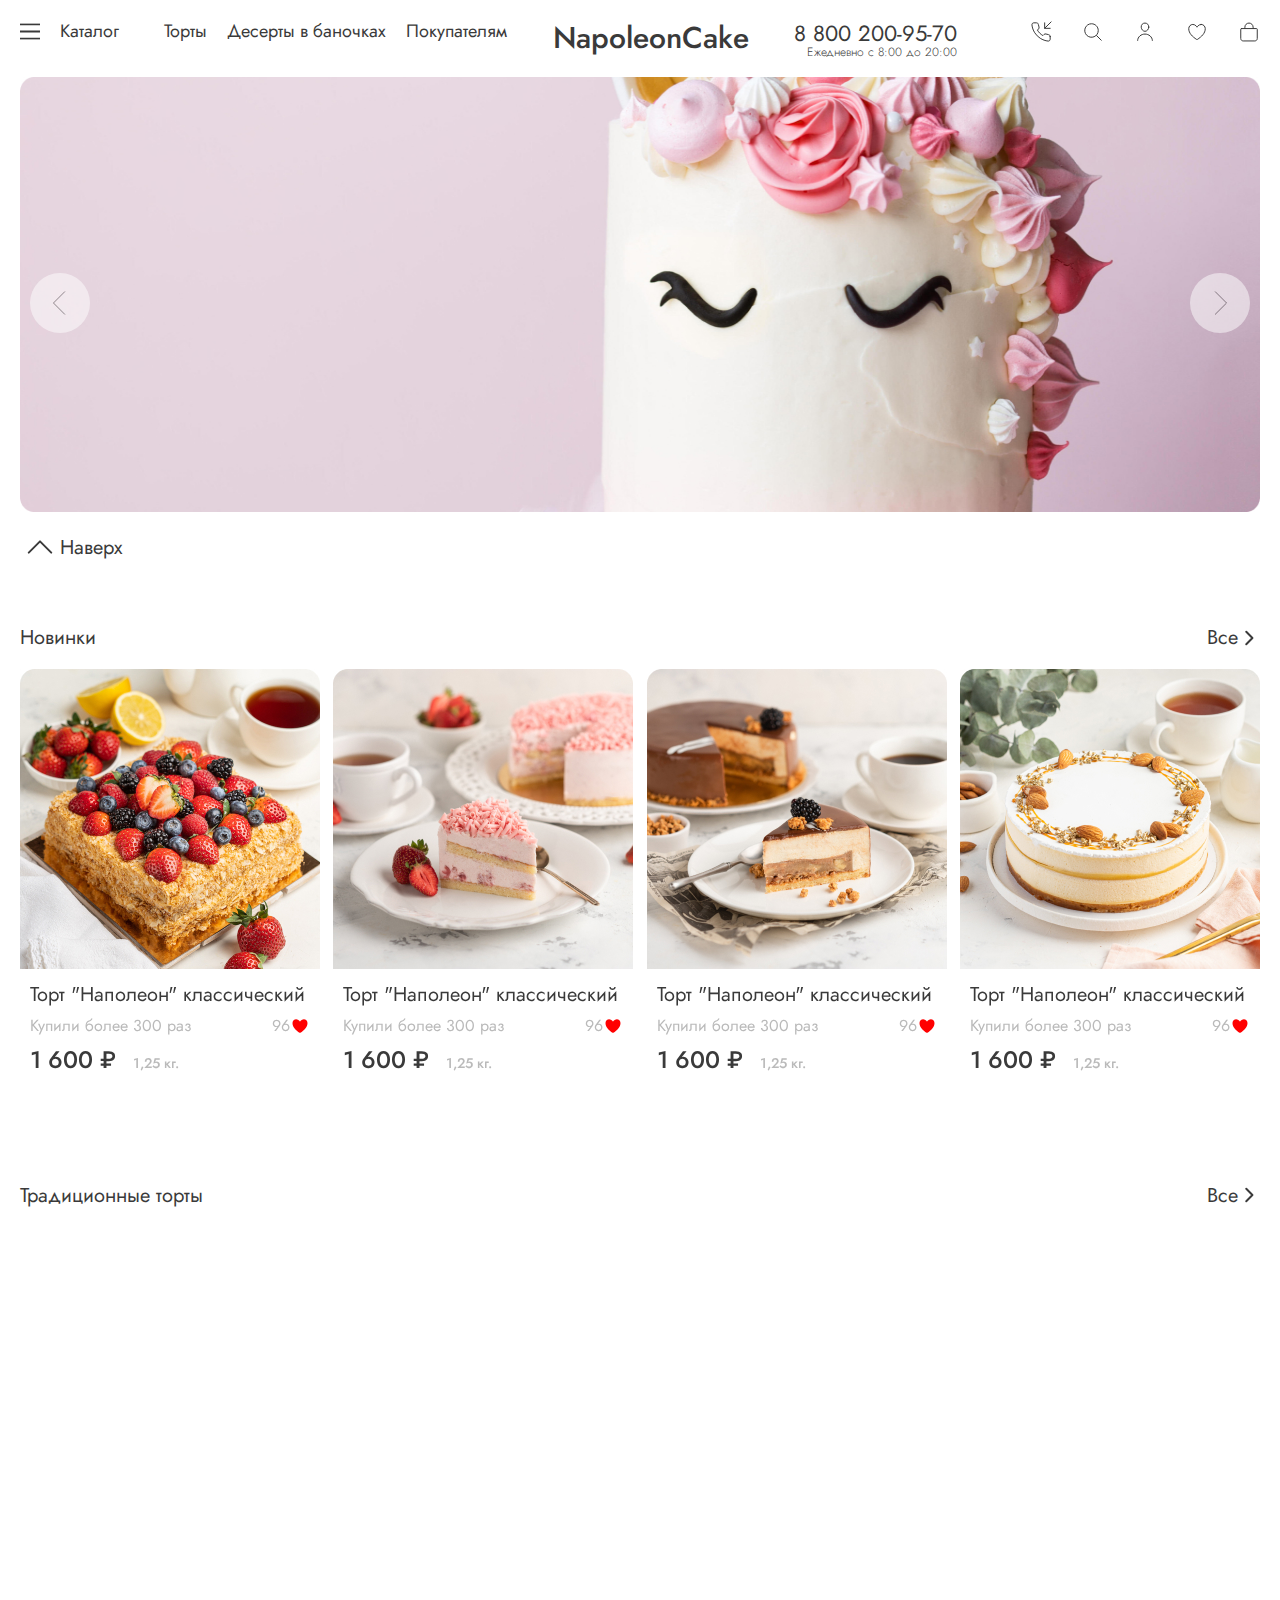
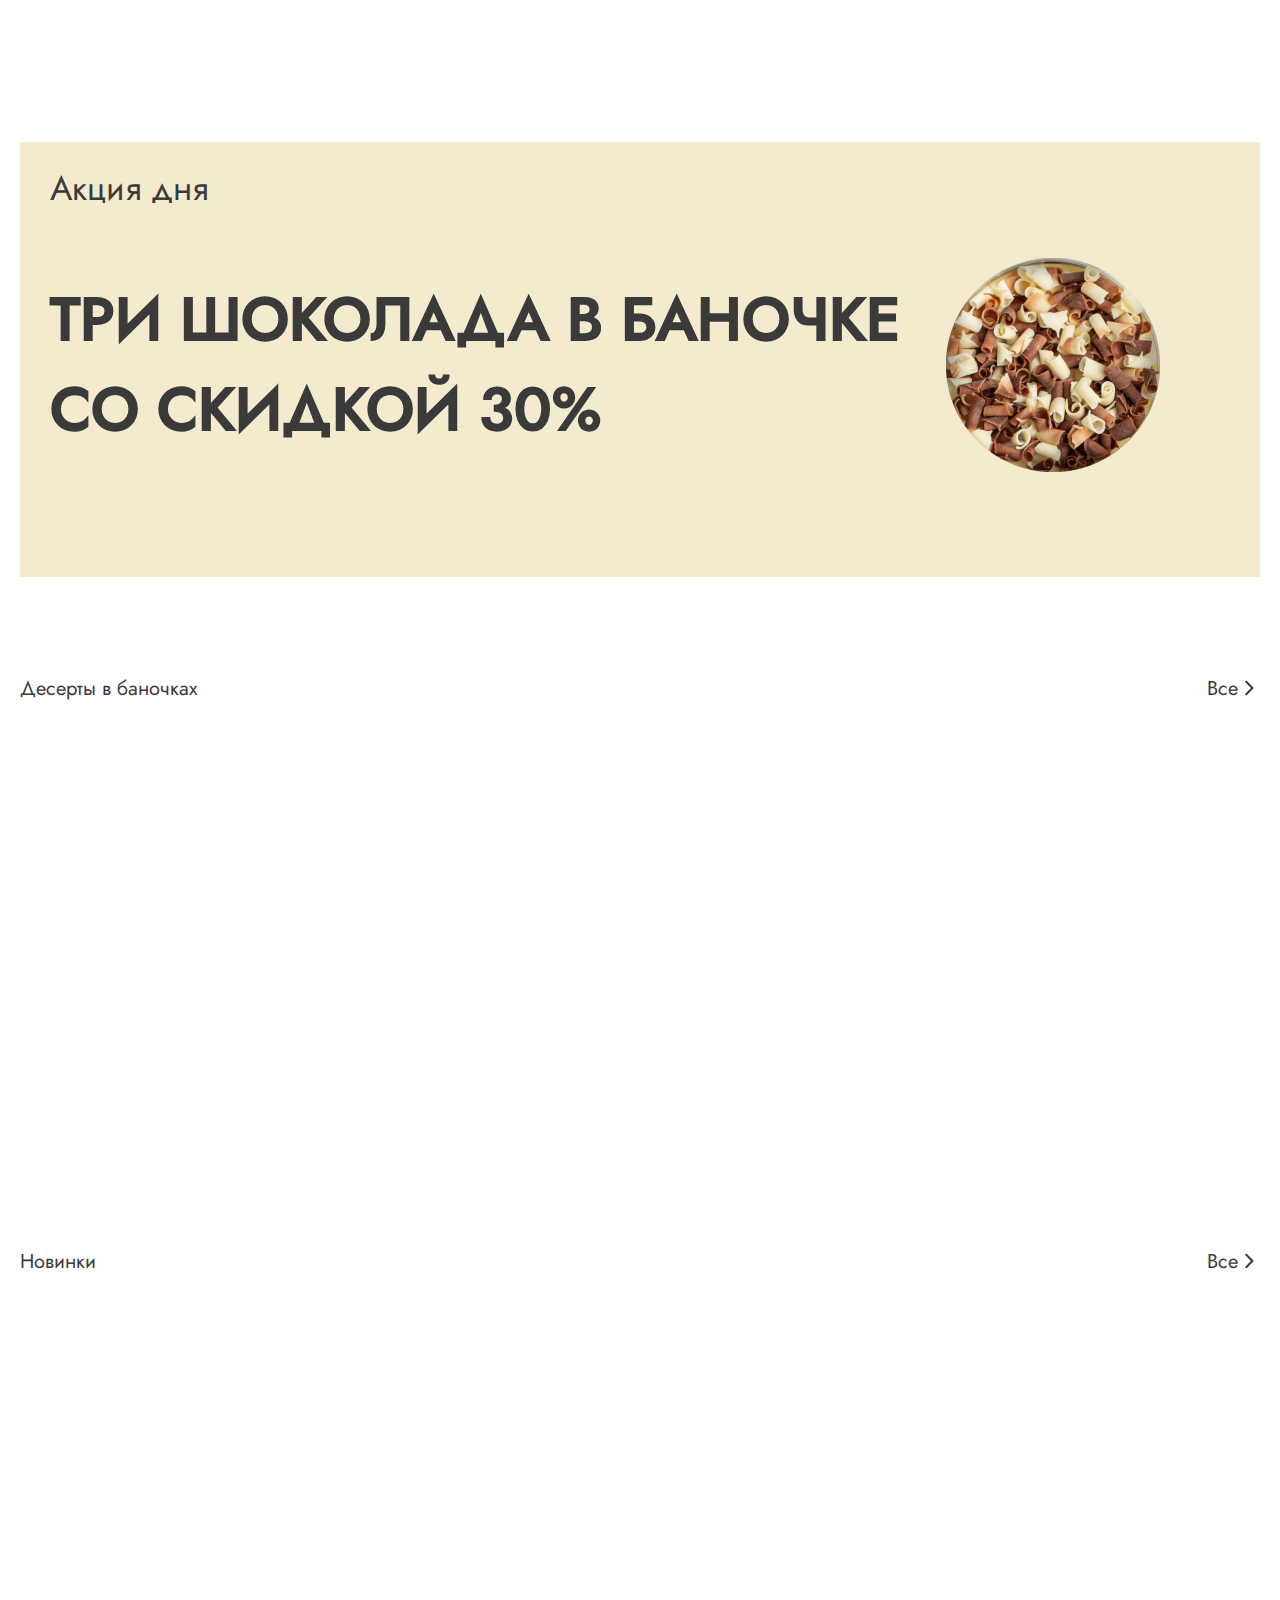
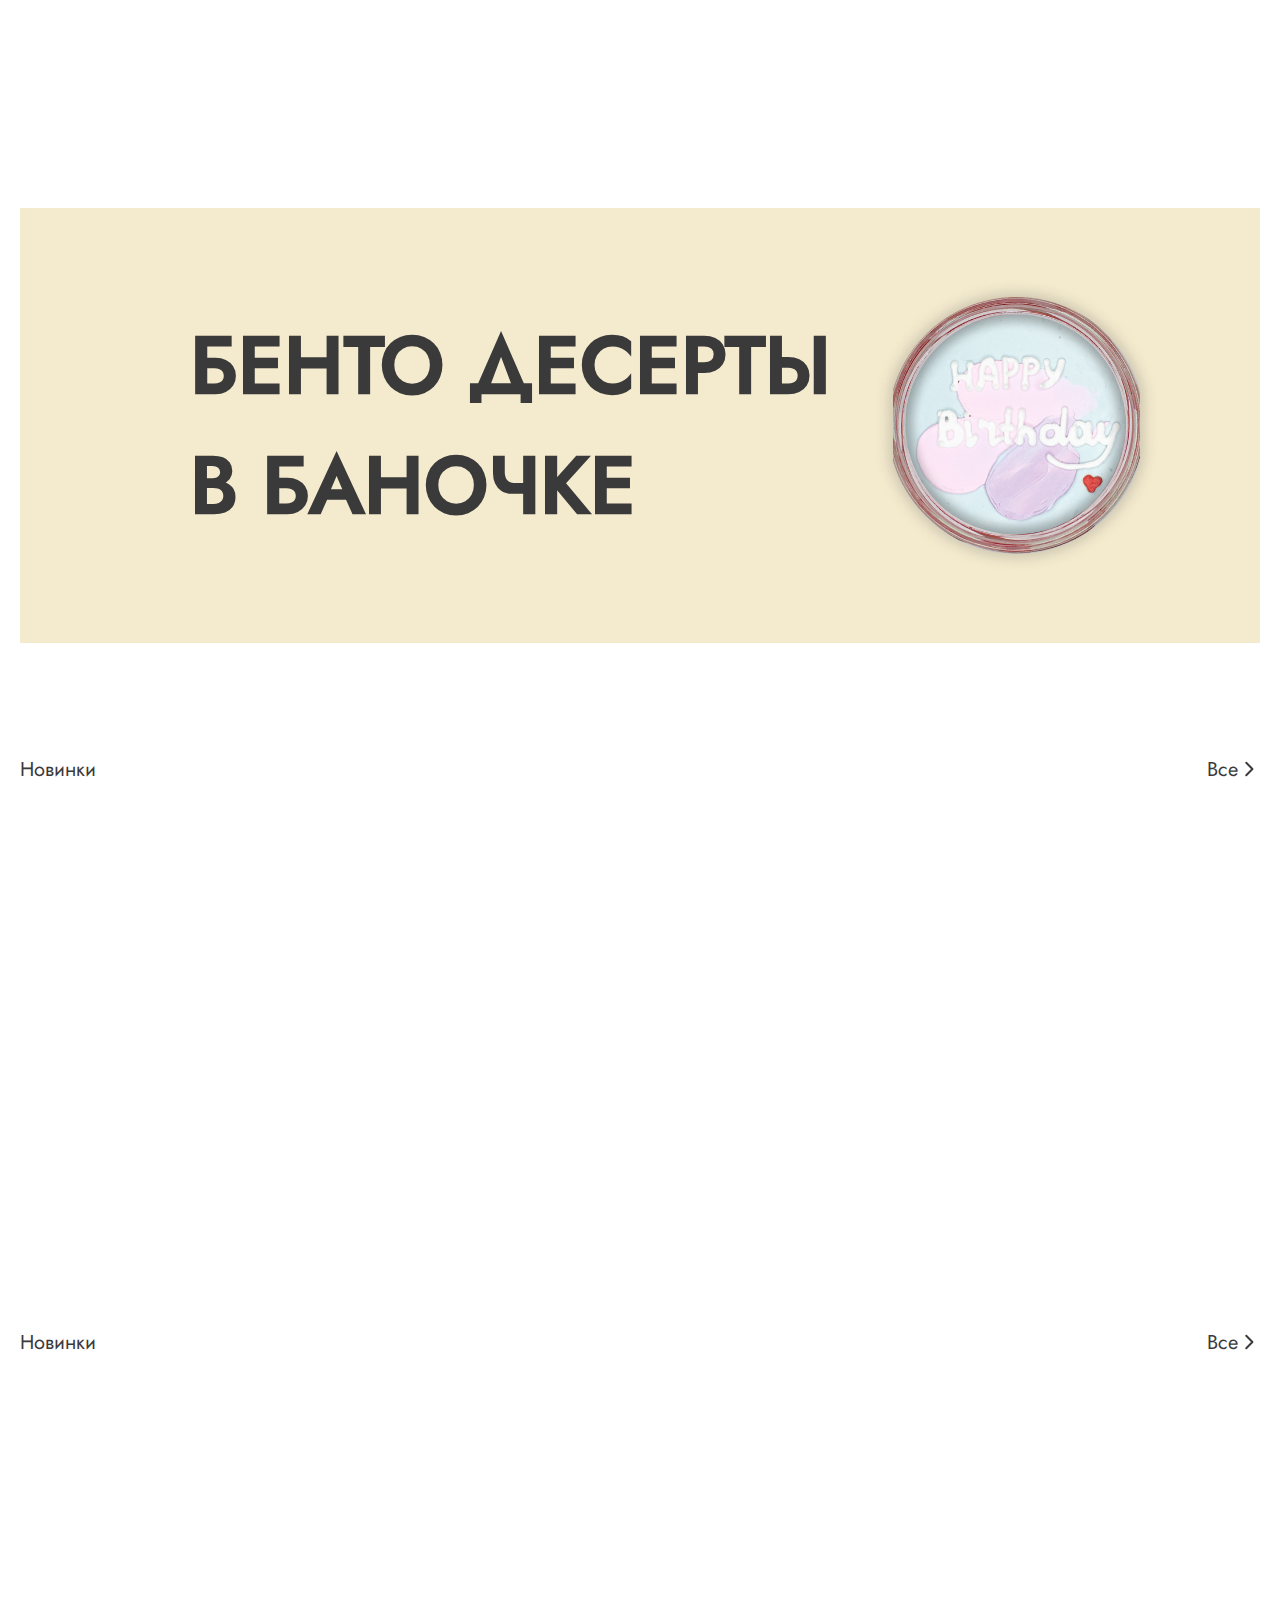
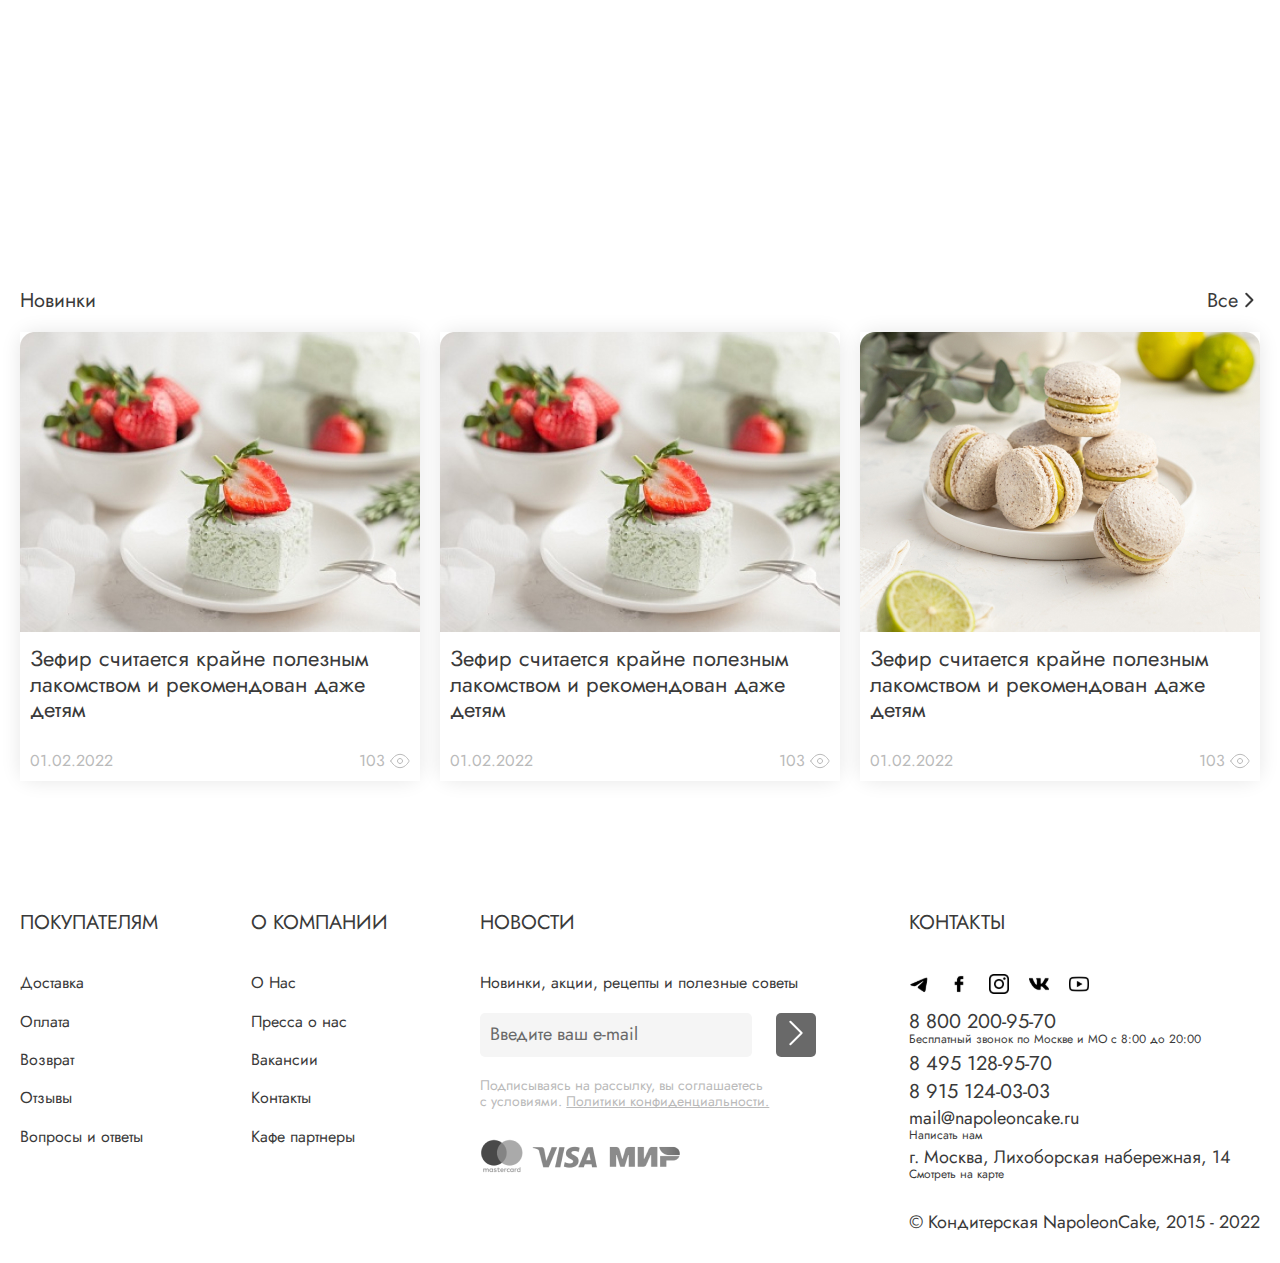
<file: index.html>
<!DOCTYPE html>
<html lang="en">

<head>
    <meta charset="UTF-8">
    <meta http-equiv="X-UA-Compatible" content="IE=edge">
    <meta name="viewport" content="width=device-width, initial-scale=1.0">
    <title>NapoleonCake</title>
    <!-- device theme color -->
    <meta name="theme-color" content="#ffff">
    <!-- favicon.icon -->
    <link rel="icon" href="./assets/icons/new-cakes/heart-red.svg">
    <!-- css style AOS -->
    <link href="https://unpkg.com/aos@2.3.1/dist/aos.css" rel="stylesheet">
    <!-- main css -->
    <link rel="stylesheet" href="./css/main.css">
   
</head>

<body>
    <header>
        <div class="container">
            <nav class="nav">
                <div class="nav__menu">
                    <img class="nav__menu--icon" src="./assets/icons/menu.svg" alt="menu">
                    <p class="nav__menu--text"><a href="./catalog.html">Каталог</a> </p>
                </div>
                <ul class="nav__list">
                    <li class="nav__list--item"><a class="nav__list--item-link" href="#">Торты</a></li>
                    <li class="nav__list--item"><a class="nav__list--item-link" href="#">Десерты в баночках</a></li>
                    <li class="nav__list--item"><a class="nav__list--item-link" href="#">Покупателям</a></li>
                </ul>
                <a class="nav__logo" href="#">NapoleonCake</a>
                <div class="nav__connection">
                   <div class="nav__connection--phone">
                        <a class="nav__connection--phone-number" href="tel:8 800 200-95-70">8 800 200-95-70</a>
                        <p class="nav__connection--phone-text">Ежедневно с 8:00 до 20:00</p>
                   </div>
                   <div class="nav__connection--icons">
                        <img title="Phone" src="./assets/icons/phone.svg" alt="phone">
                        <img title="Search" src="./assets/icons/search.svg" alt="search">
                        <img title="Person" src="./assets/icons/person.svg" alt="person">
                        <img title="Heart" src="./assets/icons/heart.svg" alt="heart">
                        <img title="Bag" src="./assets/icons/bag.svg" alt="bag">
                   </div>
                </div>

               
            </nav> 

            <div class="menu swipe">
                <img class="menu__close" src="./assets/icons/close.svg" alt="close">
                <ul class="menu__list">
                    <li class="menu__list--item"><a class="menu__list--item-link" href="#">Торты</a></li>
                    <li class="menu__list--item"><a class="menu__list--item-link" href="#">Десерты в баночке</a></li>
                    <li class="menu__list--item"><a class="menu__list--item-link" href="#">Пирожные</a></li>
                    <li class="menu__list--item"><a class="menu__list--item-link" href="#">Подарочные наборы</a></li>
                    <li class="menu__list--item"><a class="menu__list--item-link" href="#">Шоколад</a></li>
                    <li class="menu__list--item"><a class="menu__list--item-link" href="#">Украшения</a></li>
                    <li class="menu__list--item"><a class="menu__list--item-link" href="#">Покупателям</a></li>
                    <li class="menu__list--item"><a class="menu__list--item-link" href="#">О компании</a></li>
                </ul>
                <div class="menu__footer">
                    <h6 class="menu__footer--header">КОНТАКТЫ</h6>
                    <div class="menu__footer--contact">
                        <a href="tel:8 800 200-95-70">8 800 200-95-70</a>
                        <p>Бесплатный звонок по Москве и МО c 8:00 до 20:00</p>
                    </div>
                    <div class="menu__footer--email">
                        <a class="menu__footer--email-link" href="mailto:mail@napoleoncake.ru">mail@napoleoncake.ru</a>
                        <a class="menu__footer--email-text" href="mailto:mail@napoleoncake.ru">Написать нам</a>
                    </div>
                    <div class="menu__footer--address">
                        <p class="menu__footer--address-link">г. Москва, Лихоборская набережная, 14</p>
                        <a class="menu__footer--address-text" href="#">Смотреть на карте</a>
                    </div>
                    <div class="menu__footer--socials">
                        <img title="Facebook" src="./assets/icons/socials/facebook.svg" alt="facebook">
                        <img title="Instagram" src="./assets/icons/socials/instagram.svg" alt="instagram">
                        <img title="VK" src="./assets/icons/socials/vk.svg" alt="vk">
                        <img title="Youtube" src="./assets/icons/socials/youtube.svg" alt="youtube">
                    </div>
                </div>
            </div>
        </div>
    </header>
    <main>
        <section id="intro">
            <div class="container">
                <div class="intro-slider">
                    <div class="intro__list">
                        <img title="Cake" src="./assets/images/intro.jpg" alt="slider">
                        <img title="Cake" src="./assets/images/intro.jpg" alt="slider">
                        <img title="Cake" src="./assets/images/intro.jpg" alt="slider">
                    </div>
                    <span id="left">
                        <img title="arrow" src="./assets/icons/chevron-forward-circle-left.svg" alt="left">
                    </span>
                
                    <span id="right">
                        <img title="arrow" src="./assets/icons/chevron-forward-circle-right.svg" alt="right">
                    </span>
                </div>
            </div>
        </section>
        <section id="new-cakes">
            <div class="container">
                <div class="wrapper">
                    <div class="new-cakes__up">
                        <img src="./assets/icons/new-cakes/chevron-up.svg" alt="up"> Наверх
                    </div>
                    <div class="new-cakes__links">
                        <p>Новинки</p>
                        <a class="new-cakes__links--all" href="#">Все <img src="./assets/icons/new-cakes/chevron-right.svg" alt="right"></a>
                    </div>
                    <div class="new-cakes__items">
                        
                    </div>
                </div>
            </div>
        </section>
        <section id="traditional-cakes">
            <div class="container">
                <div class="wrapper">
                    <div class="traditional-cakes__links">
                        <p>Традиционные торты</p>
                        <a class="traditional-cakes__links--all" href="#">Все <img src="./assets/icons/new-cakes/chevron-right.svg" alt="right"></a>
                    </div>
                    <div class="traditional-cakes__items">

                    </div>
                </div>
            </div>
        </section>
        <section id="discount">
            <div class="container">
                <div class="wrapper">
                    <p class="discount__title">Акция дня</p>
                    <div class="discount__banner">
                        <h2 class="discount__banner--title">ТРИ ШОКОЛАДА В БАНОЧКЕ
                            СО СКИДКОЙ 30%</h2>
                        <img class="discount__banner--img" title="Chocolate" src="./assets/images/discount-cake.png" alt="cake">    
                    </div>
                </div>
            </div>
        </section>
        <section id="desserts">
            <div class="container">
                <div class="wrapper">
                    <div class="desserts__links">
                        <p>Десерты в баночках</p>
                        <a class="desserts__links--all" href="#">Все <img src="./assets/icons/new-cakes/chevron-right.svg" alt="right"></a>
                    </div>
                    <div class="desserts__items">

                    </div>
                </div>
            </div>
        </section>
        <section id="new-cakes" class="mt">
            <div class="container">
                <div class="wrapper">
                    <div class="new-cakes__links">
                        <p>Новинки</p>
                        <a class="new-cakes__links--all" href="#">Все <img src="./assets/icons/new-cakes/chevron-right.svg" alt="right"></a>
                    </div>
                    <div class="new-cakes__items--second">
                        
                    </div>
                </div>
            </div>
        </section>
        <section id="bento">
            <div class="container">
                <div class="wrapper">
                    <h2 class="bento__title">БЕНТО ДЕСЕРТЫ
                        В БАНОЧКЕ</h2>
                    <img class="bento__img" title="Bento" src="./assets/images/bento.png" alt="bento">    
                </div>
            </div>
        </section>
        <section id="new-cakes" class="mt">
            <div class="container">
                <div class="wrapper">
                    <div class="new-cakes__links">
                        <p>Новинки</p>
                        <a class="new-cakes__links--all" href="#">Все <img src="./assets/icons/new-cakes/chevron-right.svg" alt="right"></a>
                    </div>
                    <div class="new-cakes__items--third">
                        
                    </div>
                </div>
            </div>
        </section>
        <section id="new-cakes" class="mt">
            <div class="container">
                <div class="wrapper">
                    <div class="new-cakes__links">
                        <p>Новинки</p>
                        <a class="new-cakes__links--all" href="#">Все <img src="./assets/icons/new-cakes/chevron-right.svg" alt="right"></a>
                    </div>
                    <div class="new-cakes__items--fourth">
                        
                    </div>
                </div>
            </div>
        </section>
        <section id="product">
            <div class="container">
                <div class="wrapper">
                    <div class="product__links">
                        <p>Новинки</p>
                        <a class="product__links--all" href="#">Все <img src="./assets/icons/new-cakes/chevron-right.svg" alt="right"></a>
                    </div>
                    <div class="product__items">
                        <div class="product__item">
                            <img title="Cake" src="./assets/images/product/1.jpg" alt="cake">
                            <div class="product__item--body">
                                <p class="product__item--body-text">Зефир считается крайне полезным лакомством и рекомендован даже детям</p>
                                <div class="product__item--body-date">
                                    <p>01.02.2022</p>
                                    <span>103 <img src="./assets/icons/eye.svg" alt="eye"></span>
                                </div>
                            </div>
                        </div>
                        <div class="product__item">
                            <img title="Cake" src="./assets/images/product/1.jpg" alt="cake">
                            <div class="product__item--body">
                                <p class="product__item--body-text">Зефир считается крайне полезным лакомством и рекомендован даже детям</p>
                                <div class="product__item--body-date">
                                    <p>01.02.2022</p>
                                    <span>103 <img src="./assets/icons/eye.svg" alt="eye"></span>
                                </div>
                            </div>
                        </div>
                        <div class="product__item">
                            <img title="Cake" src="./assets/images/product/2.jpg" alt="cake">
                            <div class="product__item--body">
                                <p class="product__item--body-text">Зефир считается крайне полезным лакомством и рекомендован даже детям</p>
                                <div class="product__item--body-date">
                                    <p>01.02.2022</p>
                                    <span>103 <img src="./assets/icons/eye.svg" alt="eye"></span>
                                </div>
                            </div>
                        </div>
                    </div>
                </div>
            </div>
        </section>
    </main>
    <footer>
        <div class="container">
            <div class="wrapper">
                <div class="footer-form">
                    <p class="footer-form--title">Новинки, акции, рецепты и полезные советы</p>
                    <form action="http://echo.htmlacademy.ru" method="POST">
                        <input type="email" name="email" placeholder="Введите ваш e-mail" aria-label="Enter the email" id="email" required>  
                        <button type="submit"><img src="./assets/icons/chevron-right-white.svg" alt="arrow"></button>
                    </form>
                    <p class="footer-form--text">Подписываясь на рассылку, вы соглашаетесь
                        с условиями. <a href="#">Политики конфиденциальности.</a></p>
                </div>
                <div class="footer-custom">
                    <p class="footer__title">ПОКУПАТЕЛЯМ</p>
                    <ul>
                        <li><a href="#">Доставка</a></li>
                        <li><a href="#">Оплата</a></li>
                        <li><a href="#">Возврат</a></li>
                        <li><a href="#">Отзывы</a></li>
                        <li><a href="#">Вопросы и ответы</a></li>
                    </ul>
                </div> 
                <div class="footer-about">
                    <p class="footer__title">О КОМПАНИИ</p>
                    <ul>
                        <li><a href="#">О Нас</a></li>
                        <li><a href="#">Пресса о нас</a></li>
                        <li><a href="#">Вакансии</a></li>
                        <li><a href="#">Контакты</a></li>
                        <li><a href="#">Кафе партнеры</a></li>
                    </ul>
                </div> 
                <div class="footer-news">
                    <p class="footer__title">НОВОСТИ</p>
                    <div class="footer-news__content">
                        <p class="footer-news__content--title">Новинки, акции, рецепты и полезные советы</p>
                        <form action="http://echo.htmlacademy.ru" method="POST">
                            <input type="email" name="email" placeholder="Введите ваш e-mail" aria-label="Enter the email" id="email" required>  
                            <button type="submit"><img src="./assets/icons/chevron-right-white.svg" alt="arrow"></button>
                        </form>
                        <p class="footer-news__content--text">Подписываясь на рассылку, вы соглашаетесь
                            с условиями. <a href="#">Политики конфиденциальности.</a></p>
                    </div>
                    <img class="mastercard" title="Mastercard" src="./assets/images/mastercard.png" alt="mastercard">
                </div> 
                <div class="footer-contacts">
                    <p class="footer__title">КОНТАКТЫ</p>
                    <div class="footer-contacts__socials">
                        <img title="telegram" src="./assets/icons/socials/telegram.svg" alt="telegram">
                        <img title="facebook" src="./assets/icons/socials/facebook.svg" alt="facebook">
                        <img title="instagram" src="./assets/icons/socials/instagram.svg" alt="instagram">
                        <img title="vk" src="./assets/icons/socials/vk.svg" alt="vk">
                        <img title="youtube" src="./assets/icons/socials/youtube.svg" alt="youtube">
                    </div>
                    <div class="footer-contacts__coll">
                        <p class="footer-contacts__number">8 800 200-95-70</p>
                        <p class="footer-contacts__text">Бесплатный звонок по Москве и МО c 8:00 до 20:00</p>
                    </div>
                    <p class="footer-contacts__number footer-contacts__coll">8 495 128-95-70</p>
                    <p class="footer-contacts__number footer-contacts__coll">8 915 124-03-03</p>
                    <div class="footer-contacts__coll">
                        <a class="footer-contacts__link" href="mailto:mail@napoleoncake.ru">mail@napoleoncake.ru</a>
                        <a class="footer-contacts__text" href="mailto:mail@napoleoncake.ru">Написать нам</a>
                    </div>
                    <div class="footer-contacts__address">
                        <p class="footer-contacts__link" >г. Москва, Лихоборская набережная, 14</p>
                        <a class="footer-contacts__text" href="#">Смотреть на карте</a>
                    </div>
                    <p class="footer-contacts__link footer-contacts__right">© Кондитерская NapoleonCake, 2015 - 2022</p>
                </div>
            </div>
        </div>
    </footer>
    <div class="overlay hidden" id="overlay"></div>
    <div class="loader"><div></div><div></div><div></div><div>


</body>
<!-- AOS Animation -->
<script src="https://unpkg.com/aos@2.3.1/dist/aos.js"></script>
<script>
      AOS.init();
</script>


<script src="/js/data.js"></script>
<script src="/js/script.js"></script>
</html>
</file>
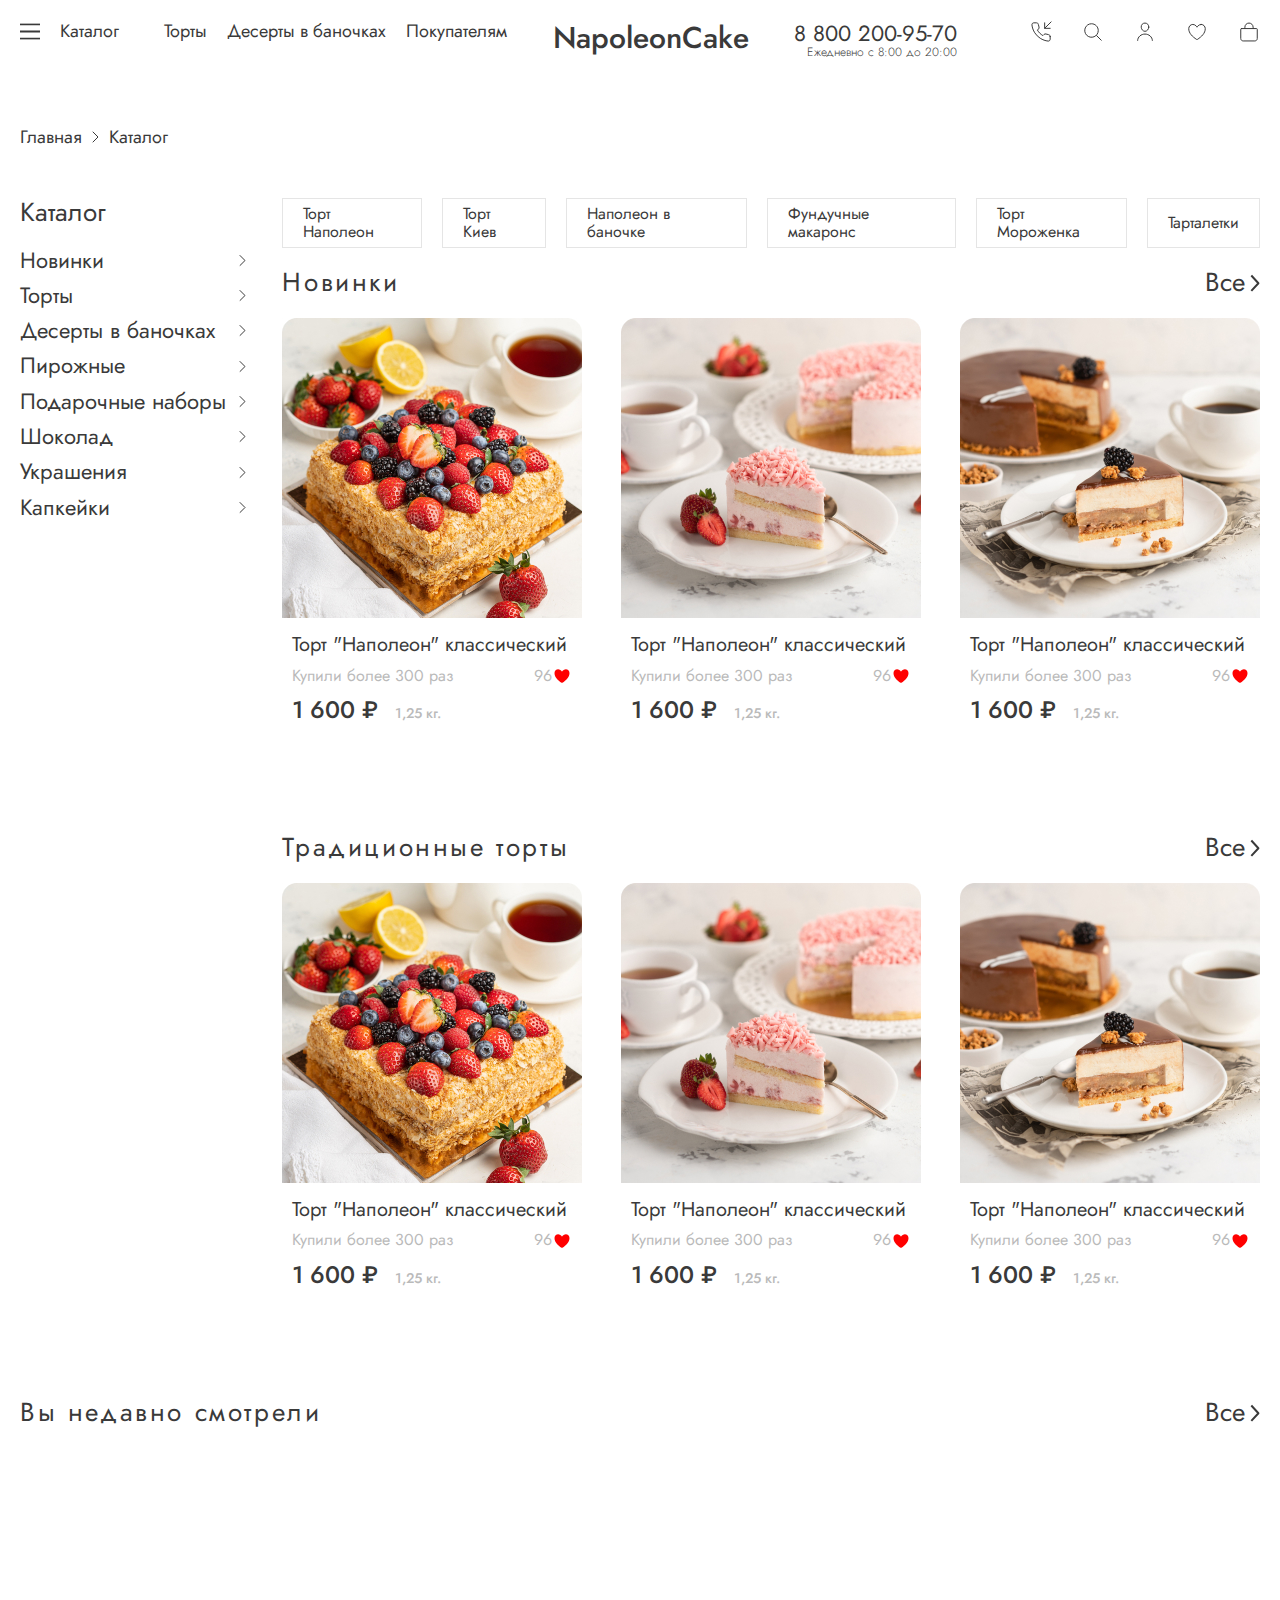
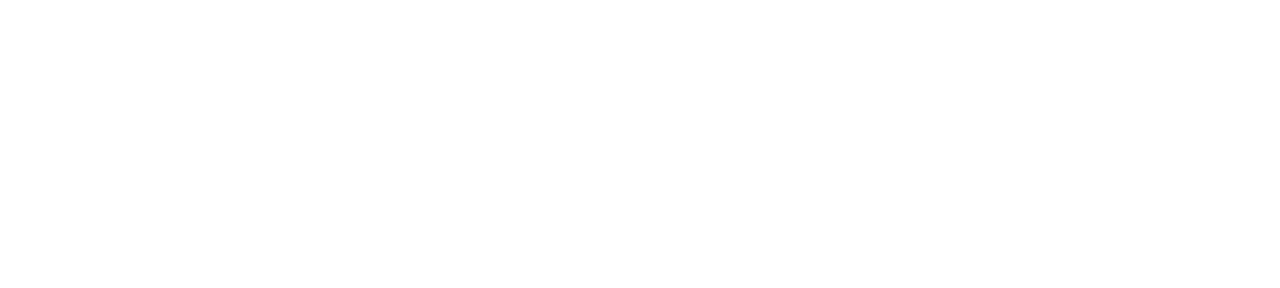
<file: catalog.html>
<!DOCTYPE html>
<html lang="en">
<head>
    <meta charset="UTF-8">
    <meta http-equiv="X-UA-Compatible" content="IE=edge">
    <meta name="viewport" content="width=device-width, initial-scale=1.0">
    <title>NapoleonCake</title>
    <!-- device theme color -->
    <meta name="theme-color" content="#ffff">
    <!-- favicon.icon -->
    <link rel="icon" href="./assets/icons/new-cakes/heart-red.svg">
    <!-- css style AOS -->
    <link href="https://unpkg.com/aos@2.3.1/dist/aos.css" rel="stylesheet">
    <!-- main css -->
    <link rel="stylesheet" href="./css/main.css">
</head>
<body>
    <header>
        <div class="container">
            <nav class="nav">
                <div class="nav__menu">
                    <img class="nav__menu--icon" src="./assets/icons/menu.svg" alt="menu">
                    <p class="nav__menu--text"><a href="./catalog.html">Каталог</a> </p>
                </div>
                <ul class="nav__list">
                    <li class="nav__list--item"><a class="nav__list--item-link" href="#">Торты</a></li>
                    <li class="nav__list--item"><a class="nav__list--item-link" href="#">Десерты в баночках</a></li>
                    <li class="nav__list--item"><a class="nav__list--item-link" href="#">Покупателям</a></li>
                </ul>
                <a class="nav__logo" href="./index.html">NapoleonCake</a>
                <div class="nav__connection">
                   <div class="nav__connection--phone">
                        <a class="nav__connection--phone-number" href="tel:8 800 200-95-70">8 800 200-95-70</a>
                        <p class="nav__connection--phone-text">Ежедневно с 8:00 до 20:00</p>
                   </div>
                   <div class="nav__connection--icons">
                        <img title="Phone" src="./assets/icons/phone.svg" alt="phone">
                        <img title="Search" src="./assets/icons/search.svg" alt="search">
                        <img title="Person" src="./assets/icons/person.svg" alt="person">
                        <img title="Heart" src="./assets/icons/heart.svg" alt="heart">
                        <img title="Bag" src="./assets/icons/bag.svg" alt="bag">
                   </div>
                </div>

               
            </nav> 

            <div class="menu swipe">
                <img class="menu__close" src="./assets/icons/close.svg" alt="close">
                <ul class="menu__list">
                    <li class="menu__list--item"><a class="menu__list--item-link" href="#">Торты</a></li>
                    <li class="menu__list--item"><a class="menu__list--item-link" href="#">Десерты в баночке</a></li>
                    <li class="menu__list--item"><a class="menu__list--item-link" href="#">Пирожные</a></li>
                    <li class="menu__list--item"><a class="menu__list--item-link" href="#">Подарочные наборы</a></li>
                    <li class="menu__list--item"><a class="menu__list--item-link" href="#">Шоколад</a></li>
                    <li class="menu__list--item"><a class="menu__list--item-link" href="#">Украшения</a></li>
                    <li class="menu__list--item"><a class="menu__list--item-link" href="#">Покупателям</a></li>
                    <li class="menu__list--item"><a class="menu__list--item-link" href="#">О компании</a></li>
                </ul>
                <div class="menu__footer">
                    <h6 class="menu__footer--header">КОНТАКТЫ</h6>
                    <div class="menu__footer--contact">
                        <a href="tel:8 800 200-95-70">8 800 200-95-70</a>
                        <p>Бесплатный звонок по Москве и МО c 8:00 до 20:00</p>
                    </div>
                    <div class="menu__footer--email">
                        <a class="menu__footer--email-link" href="mailto:mail@napoleoncake.ru">mail@napoleoncake.ru</a>
                        <a class="menu__footer--email-text" href="mailto:mail@napoleoncake.ru">Написать нам</a>
                    </div>
                    <div class="menu__footer--address">
                        <p class="menu__footer--address-link">г. Москва, Лихоборская набережная, 14</p>
                        <a class="menu__footer--address-text" href="#">Смотреть на карте</a>
                    </div>
                    <div class="menu__footer--socials">
                        <img title="Facebook" src="./assets/icons/socials/facebook.svg" alt="facebook">
                        <img title="Instagram" src="./assets/icons/socials/instagram.svg" alt="instagram">
                        <img title="VK" src="./assets/icons/socials/vk.svg" alt="vk">
                        <img title="Youtube" src="./assets/icons/socials/youtube.svg" alt="youtube">
                    </div>
                </div>
            </div>
        </div>
    </header>
    <main>
        <section id="catalog">
            <div class="container">
                <p class="catalog__link"><a href="./index.html">Главная</a> <img src="./assets/icons/arrow-right-small.svg" alt="right"> Каталог</p>
                <div class="wrapper">
                    <aside class="catalog-aside">
                        <p class="catalog-aside__title">Каталог</p>
                        <ul class="catalog-aside__list">
                            <li class="catalog-aside__list--item"><a class="catalog-aside__list--item-link" href="#">Новинки</a></li>
                            <li class="catalog-aside__list--item"><a class="catalog-aside__list--item-link" href="#">Торты</a></li>
                            <li class="catalog-aside__list--item"><a class="catalog-aside__list--item-link" href="#">Десерты в баночках</a></li>
                            <li class="catalog-aside__list--item"><a class="catalog-aside__list--item-link" href="#">Пирожные</a></li>
                            <li class="catalog-aside__list--item"><a class="catalog-aside__list--item-link" href="#">Подарочные наборы</a></li>
                            <li class="catalog-aside__list--item"><a class="catalog-aside__list--item-link" href="#">Шоколад</a></li>
                            <li class="catalog-aside__list--item"><a class="catalog-aside__list--item-link" href="#">Украшения</a></li>
                            <li class="catalog-aside__list--item"><a class="catalog-aside__list--item-link" href="#">Капкейки</a></li>
                        </ul>
                    </aside>
                    <div class="catalog-main">
                        <div class="catalog-main__header">
                           <a href="#">Торт Наполеон</a>
                           <a href="#">Торт Киев</a>
                           <a href="#">Наполеон в баночке</a>
                           <a href="#">Фундучные макаронс</a>
                           <a href="#">Торт Мороженка</a>
                           <a href="#">Тарталетки</a>
                        </div>
                        
                        <div class="catalog-main__new-cakes">
                            <div class="catalog-main__new-cakes--link">
                                <p>Новинки</p>
                                <p>Все <img src="./assets/icons/arrow-right.svg" alt="arrow"></p>
                            </div>
                            <div class="catalog-main__new-cakes--items">

                            </div>
                        </div>
                        <div class="catalog-main__traditional-cakes">
                            <div class="catalog-main__traditional-cakes--link">
                                <p>Традиционные торты</p>
                                <p>Все <img src="./assets/icons/arrow-right.svg" alt="arrow"></p>
                            </div>
                            <div class="catalog-main__traditional-cakes--items">

                            </div>
                        </div>
                    </div>
                    
                </div>
            </div>
          
        </section>
        <section id="recent-cakes">
            <div class="container">
                <div class="wrapper">
                    <div class="recent-cakes__links">
                        <p>Вы недавно смотрели</p>
                        <p>Все <img src="./assets/icons/arrow-right.svg" alt="arrow"></p>
                    </div>      
                    <div class="recent-cakes__items">
                        
                        <!-- <div class="recent-cakes__item">
                            <div class="recent-cakes__item--img">
                                <img title="Cake" src="./assets/images/recent-cakes/1.jpg" alt="cake">
                            </div>
                            <div class="recent-cakes__item--body">
                                <p class="recent-cakes__item--body-name">Торт "Наполеон" классический</p>
                                <p class="recent-cakes__item--body-rate"></p>
                            </div>
                        </div> -->
                    </div>
                </div>
            </div>
        </section>
    </main>
</body>
<!-- AOS Animation -->
<script src="https://unpkg.com/aos@2.3.1/dist/aos.js"></script>
<script>
      AOS.init();
</script>
<script src="/js/data.js"></script>
<script src="/js/catalog.js"></script>
</html>
</file>
